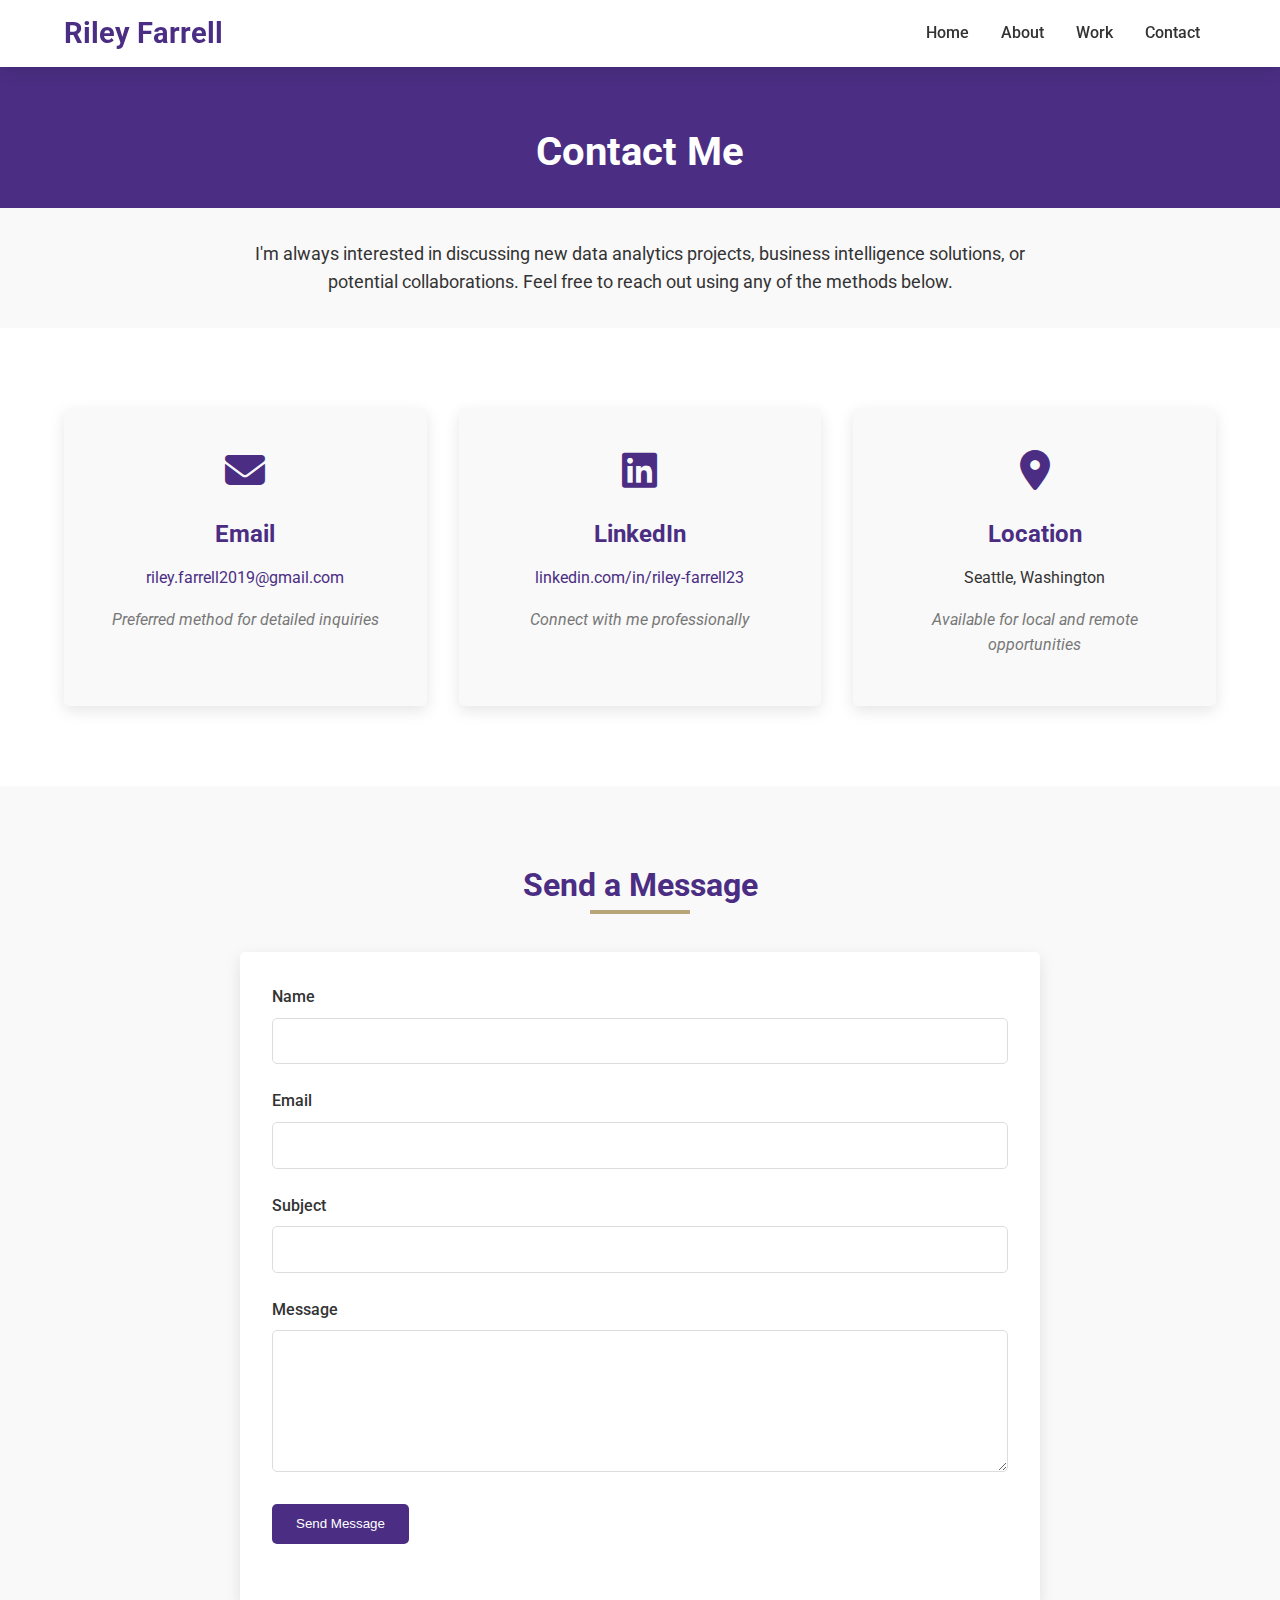
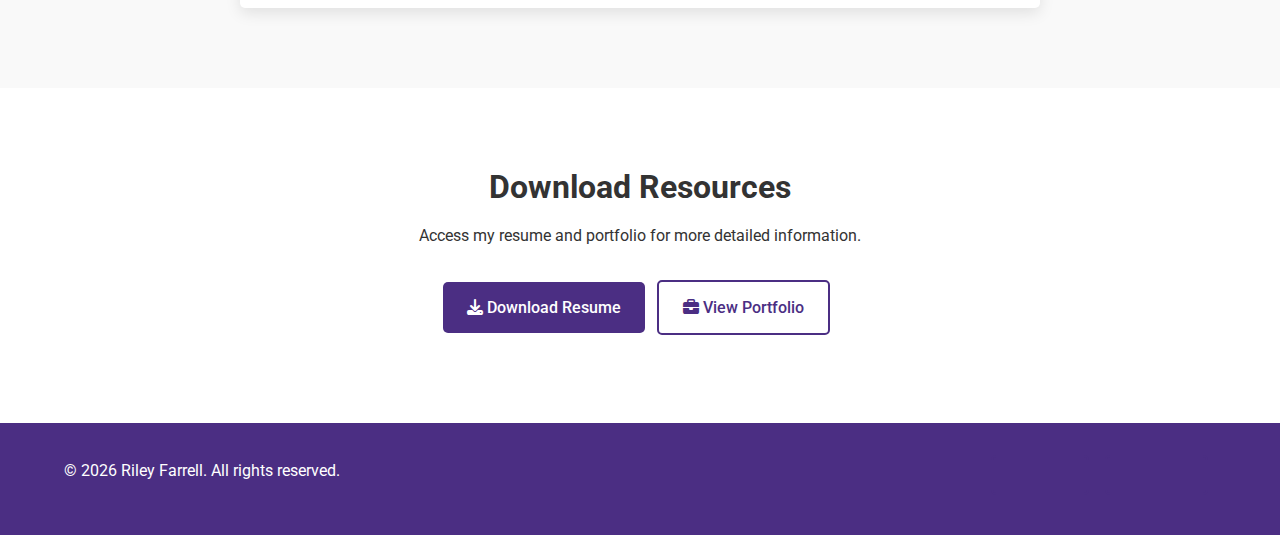
<file: contact.html>
<!DOCTYPE html>
<html lang="en">
<head>
    <meta charset="UTF-8">
    <meta name="viewport" content="width=device-width, initial-scale=1.0">
    <meta name="description" content="Contact Riley Farrell - Data Analyst & Business Intelligence Specialist for collaborations, consulting, or inquiries.">
    <title>Contact | Riley Farrell</title>
    <link rel="stylesheet" href="styles.css">
    <link rel="stylesheet" href="https://cdnjs.cloudflare.com/ajax/libs/font-awesome/6.5.1/css/all.min.css">
    <link href="https://fonts.googleapis.com/css2?family=Roboto:wght@300;400;500;700&display=swap" rel="stylesheet">
</head>
<body>
    <header>
        <div class="container">
            <nav>
                <div class="logo">
                    <h1>Riley Farrell</h1>
                </div>
                <ul class="nav-links">
                    <li><a href="index.html">Home</a></li>
                    <li><a href="about.html">About</a></li>
                    <li><a href="work.html">Work</a></li>
                    <li><a href="contact.html">Contact</a></li>
                </ul>
                <div class="hamburger">
                    <span></span>
                    <span></span>
                    <span></span>
                </div>
            </nav>
        </div>
    </header>

    <section class="page-header">
        <div class="container">
            <h1>Contact Me</h1>
        </div>
    </section>

    <section class="contact-intro">
        <div class="container">
            <p class="contact-intro-text">I'm always interested in discussing new data analytics projects, business intelligence solutions, or potential collaborations. Feel free to reach out using any of the methods below.</p>
        </div>
    </section>

    <section class="contact-options">
        <div class="container">
            <div class="contact-grid">
                <div class="contact-card">
                    <div class="contact-icon">
                        <i class="fas fa-envelope"></i>
                    </div>
                    <h3>Email</h3>
                    <p><a href="mailto:riley.farrell2019@gmail.com">riley.farrell2019@gmail.com</a></p>
                    <p class="contact-note">Preferred method for detailed inquiries</p>
                </div>
                
                <div class="contact-card">
                    <div class="contact-icon">
                        <i class="fab fa-linkedin"></i>
                    </div>
                    <h3>LinkedIn</h3>
                    <p><a href="https://www.linkedin.com/in/riley-farrell23" target="_blank">linkedin.com/in/riley-farrell23</a></p>
                    <p class="contact-note">Connect with me professionally</p>
                </div>
                
                <div class="contact-card">
                    <div class="contact-icon">
                        <i class="fas fa-map-marker-alt"></i>
                    </div>
                    <h3>Location</h3>
                    <p>Seattle, Washington</p>
                    <p class="contact-note">Available for local and remote opportunities</p>
                </div>
            </div>
        </div>
    </section>

    <section class="contact-form">
        <div class="container">
            <h2 class="section-title">Send a Message</h2>
            <form id="contact-form" action="#" method="POST">
                <div class="form-group">
                    <label for="name">Name</label>
                    <input type="text" id="name" name="name" required>
                </div>
                
                <div class="form-group">
                    <label for="email">Email</label>
                    <input type="email" id="email" name="email" required>
                </div>
                
                <div class="form-group">
                    <label for="subject">Subject</label>
                    <input type="text" id="subject" name="subject" required>
                </div>
                
                <div class="form-group">
                    <label for="message">Message</label>
                    <textarea id="message" name="message" rows="6" required></textarea>
                </div>
                
                <div class="form-group">
                    <button type="submit" class="btn primary">Send Message</button>
                </div>
            </form>
        </div>
    </section>

    <section class="resume-download">
        <div class="container">
            <div class="resume-download-content">
                <h2>Download Resources</h2>
                <p>Access my resume and portfolio for more detailed information.</p>
                <div class="download-buttons">
                    <a href="assets/documents/RF Resume.pdf" class="btn primary" download><i class="fas fa-download"></i> Download Resume</a>
                    <a href="assets/documents/Riley Farrell Work Portfolio.pdf" class="btn secondary" target="_blank"><i class="fas fa-briefcase"></i> View Portfolio</a>
                </div>
            </div>
        </div>
    </section>

    <footer>
        <div class="container">
            <div class="footer-content">
                <p>&copy; 2025 Riley Farrell. All rights reserved.</p>
                <div class="footer-downloads">
                    <a href="assets/documents/RF Resume.pdf" class="btn secondary btn-sm" download><i class="fas fa-download"></i> Resume</a>
                    <a href="assets/documents/Riley Farrell Work Portfolio.pdf" class="btn secondary btn-sm" download><i class="fas fa-briefcase"></i> Portfolio</a>
                </div>
            </div>
        </div>
    </footer>

    <script src="script.js"></script>
    <script>
        // Contact form submission handler
        document.getElementById('contact-form').addEventListener('submit', function(e) {
            e.preventDefault();
            // In a real implementation, you would send the form data to a server
            // For now, just show a success message
            alert('Thank you for your message! I will get back to you soon.');
            this.reset();
        });
    </script>
</body>
</html>
</file>
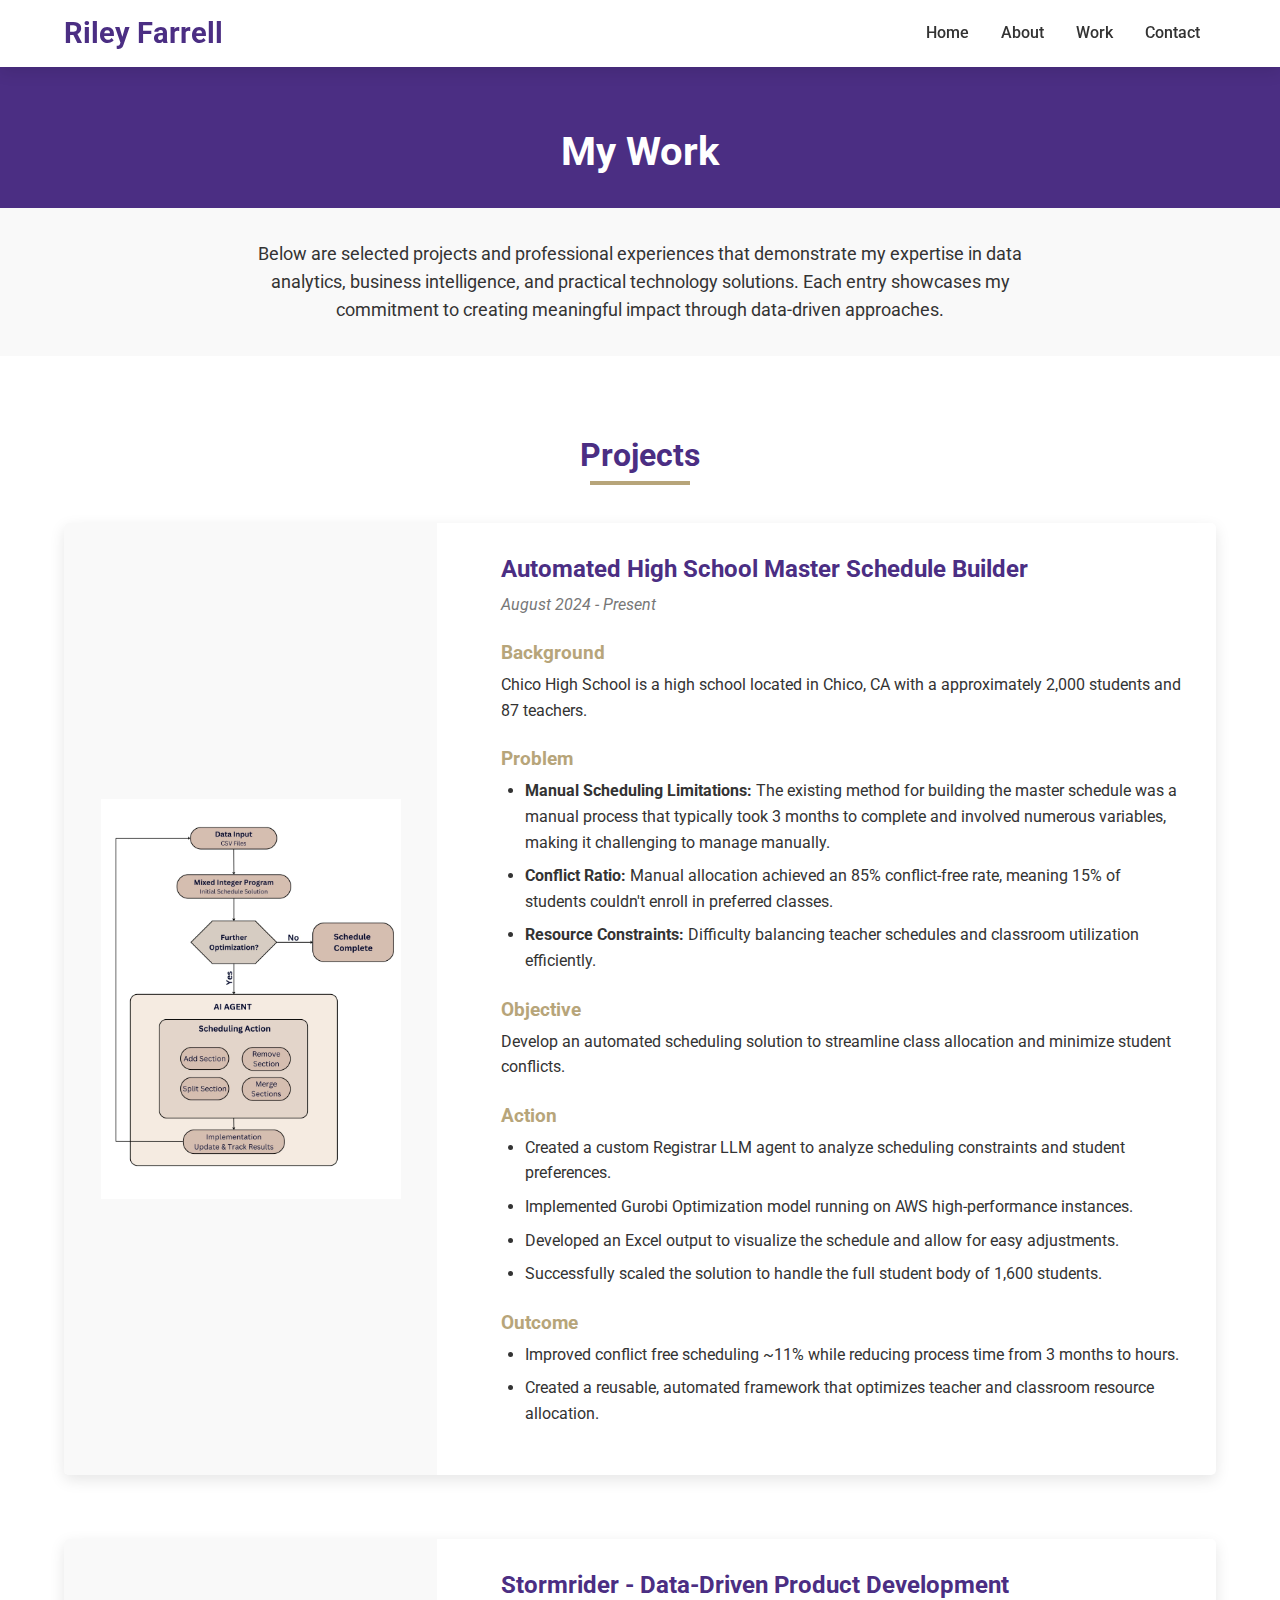
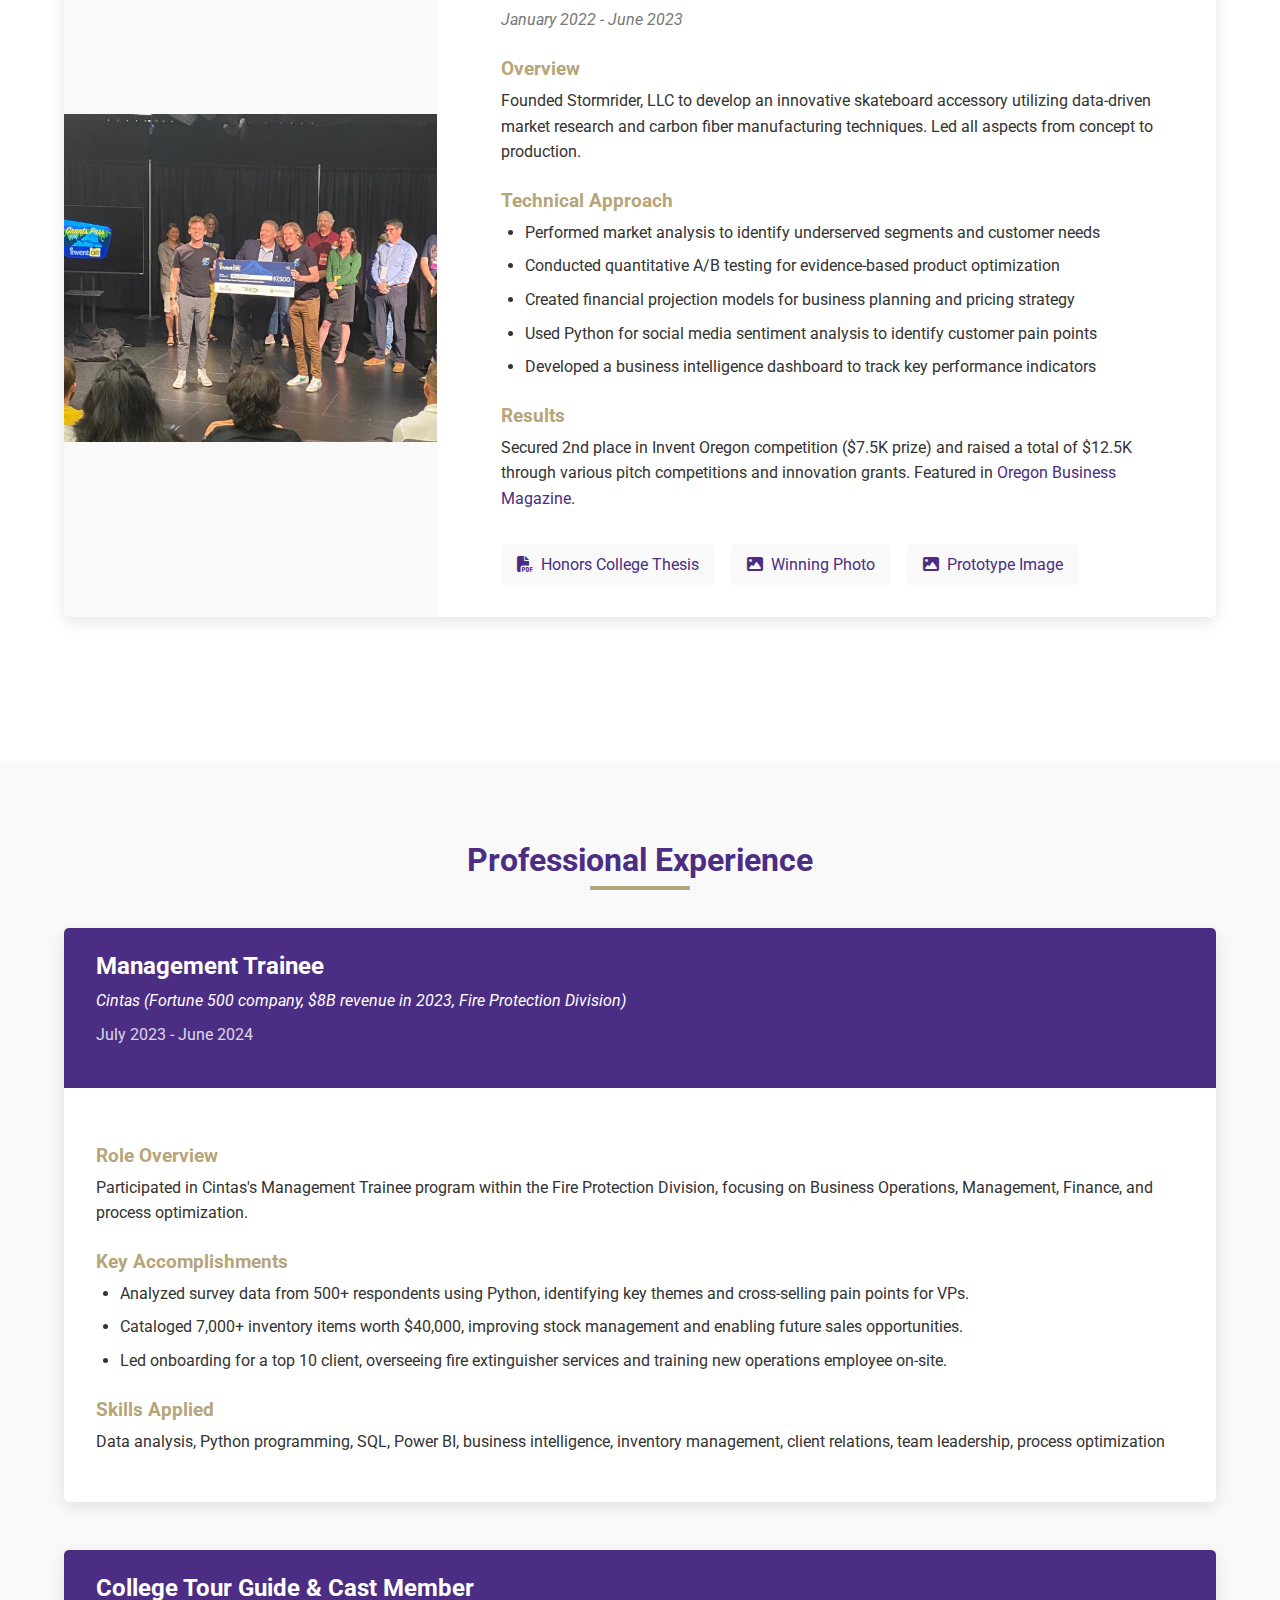
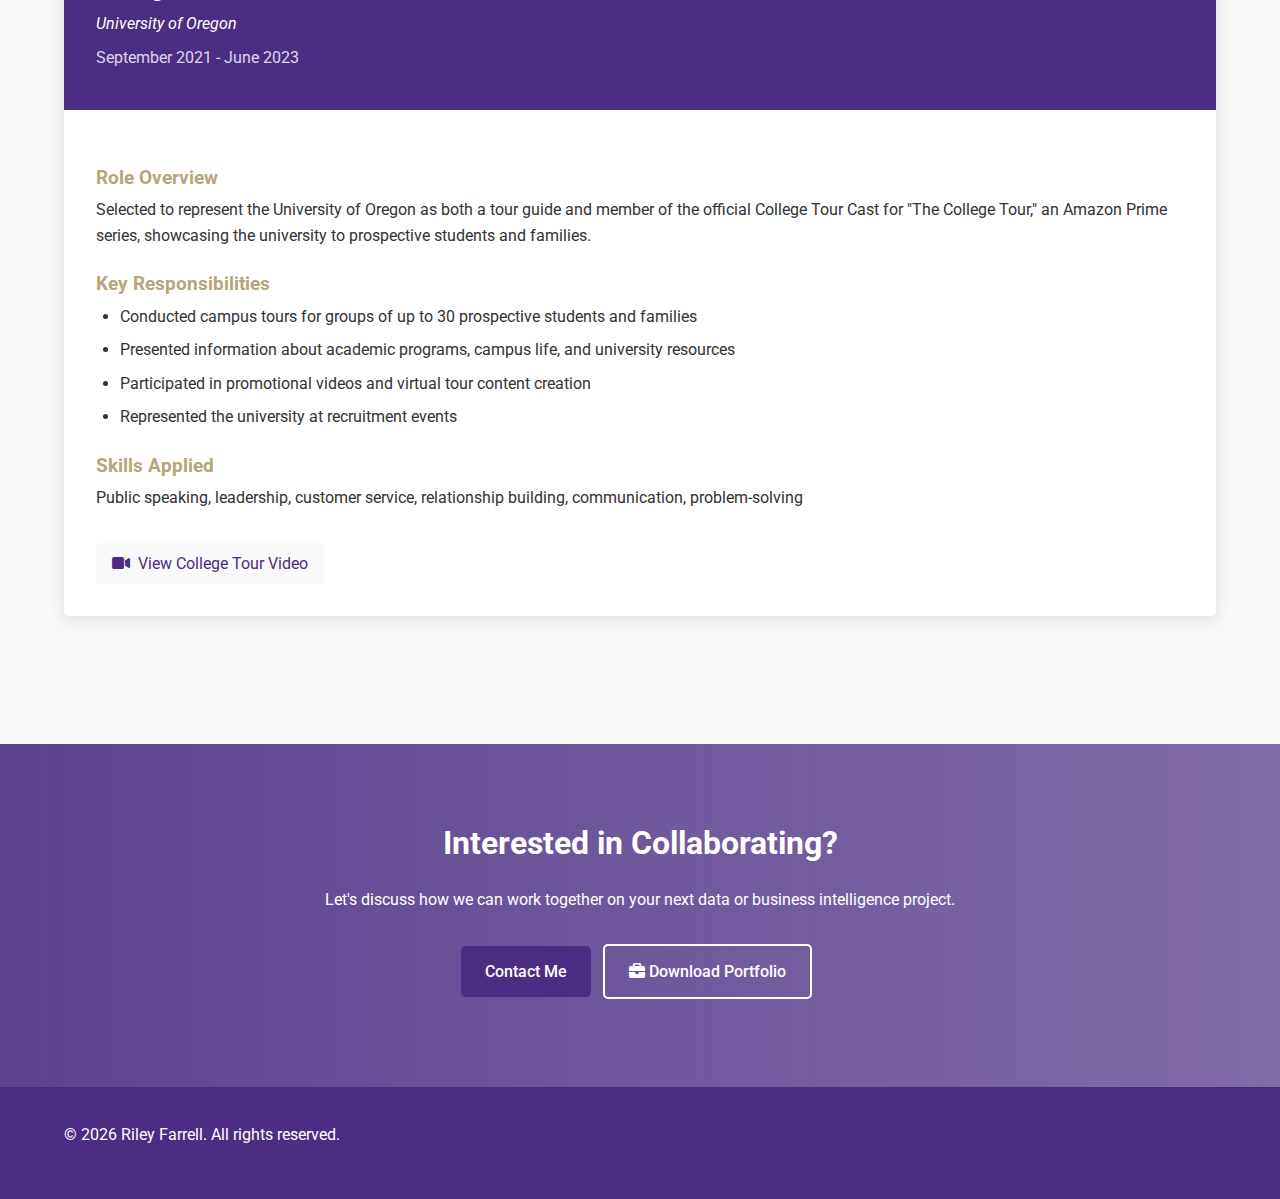
<file: work.html>
<!DOCTYPE html>
<html lang="en">
<head>
    <meta charset="UTF-8">
    <meta name="viewport" content="width=device-width, initial-scale=1.0">
    <meta name="description" content="Riley Farrell's work portfolio showcasing projects and professional experience in data analytics, optimization, and business intelligence.">
    <title>Work | Riley Farrell</title>
    <link rel="stylesheet" href="styles.css">
    <link rel="stylesheet" href="https://cdnjs.cloudflare.com/ajax/libs/font-awesome/6.5.1/css/all.min.css">
    <link href="https://fonts.googleapis.com/css2?family=Roboto:wght@300;400;500;700&display=swap" rel="stylesheet">
</head>
<body>
    <header>
        <div class="container">
            <nav>
                <div class="logo">
                    <h1>Riley Farrell</h1>
                </div>
                <ul class="nav-links">
                    <li><a href="index.html">Home</a></li>
                    <li><a href="about.html">About</a></li>
                    <li><a href="work.html">Work</a></li>
                    <li><a href="contact.html">Contact</a></li>
                </ul>
                <div class="hamburger">
                    <span></span>
                    <span></span>
                    <span></span>
                </div>
            </nav>
        </div>
    </header>

    <section class="page-header">
        <div class="container">
            <h1>My Work</h1>
        </div>
    </section>

    <section class="work-intro">
        <div class="container">
            <p class="work-intro-text">Below are selected projects and professional experiences that demonstrate my expertise in data analytics, business intelligence, and practical technology solutions. Each entry showcases my commitment to creating meaningful impact through data-driven approaches.</p>
        </div>
    </section>

    <section class="projects" id="projects">
        <div class="container">
            <h2 class="section-title">Projects</h2>
            
            <div class="project-detailed" id="high-school-project">
                <div class="project-image">
                    <img src="assets/images/infographic/Program Architecture.jpg" alt="High School Scheduling System Architecture" class="project-img">
                </div>
                <div class="project-description">
                    <h3>Automated High School Master Schedule Builder</h3>
                    <p class="project-date">August 2024 - Present</p>
                    <div class="project-details">
                        <h4>Background</h4>
                        <p>Chico High School is a high school located in Chico, CA with a approximately 2,000 students and 87 teachers.</p>
                        
                        <h4>Problem</h4>
                        <ul>
                            <li><strong>Manual Scheduling Limitations:</strong> The existing method for building the master schedule was a manual process that typically took 3 months to complete and involved numerous variables, making it challenging to manage manually.</li>
                            <li><strong>Conflict Ratio:</strong> Manual allocation achieved an 85% conflict-free rate, meaning 15% of students couldn't enroll in preferred classes.</li>
                            <li><strong>Resource Constraints:</strong> Difficulty balancing teacher schedules and classroom utilization efficiently.</li>
                        </ul>
                        
                        <h4>Objective</h4>
                        <p>Develop an automated scheduling solution to streamline class allocation and minimize student conflicts.</p>
                        
                        <h4>Action</h4>
                        <ul>
                            <li>Created a custom Registrar LLM agent to analyze scheduling constraints and student preferences.</li>
                            <li>Implemented Gurobi Optimization model running on AWS high-performance instances.</li>
                            <li>Developed an Excel output to visualize the schedule and allow for easy adjustments.</li>
                            <li>Successfully scaled the solution to handle the full student body of 1,600 students.</li>
                        </ul>
                        
                        <h4>Outcome</h4>
                        <ul>
                            <li>Improved conflict free scheduling ~11% while reducing process time from 3 months to hours.</li>
                            <li>Created a reusable, automated framework that optimizes teacher and classroom resource allocation.</li>
                        </ul>
                    </div>
                </div>
            </div>
            
            <div class="project-detailed" id="stormrider-project">
                <div class="project-image">
                    <img src="assets/images/Stormrider Holding Check after winning InventOregon.jpg" alt="Stormrider Innovation Project" class="project-img">
                </div>
                <div class="project-description">
                    <h3>Stormrider - Data-Driven Product Development</h3>
                    <p class="project-date">January 2022 - June 2023</p>
                    <div class="project-details">
                        <h4>Overview</h4>
                        <p>Founded Stormrider, LLC to develop an innovative skateboard accessory utilizing data-driven market research and carbon fiber manufacturing techniques. Led all aspects from concept to production.</p>
                        
                        <h4>Technical Approach</h4>
                        <ul>
                            <li>Performed market analysis to identify underserved segments and customer needs</li>
                            <li>Conducted quantitative A/B testing for evidence-based product optimization</li>
                            <li>Created financial projection models for business planning and pricing strategy</li>
                            <li>Used Python for social media sentiment analysis to identify customer pain points</li>
                            <li>Developed a business intelligence dashboard to track key performance indicators</li>
                        </ul>
                        
                        <h4>Results</h4>
                        <p>Secured 2nd place in Invent Oregon competition ($7.5K prize) and raised a total of $12.5K through various pitch competitions and innovation grants. Featured in <a href="https://oregonbusiness.com/19637-school-for-innovation/" target="_blank">Oregon Business Magazine</a>.</p>
                        
                        <div class="project-resources">
                            <a href="assets/documents/Stormrider Honors college Thesis.pdf" target="_blank" class="resource-link"><i class="fas fa-file-pdf"></i> Honors College Thesis</a>
                            <a href="assets/images/Stormrider Holding Check after winning InventOregon.jpg" target="_blank" class="resource-link"><i class="fas fa-image"></i> Winning Photo</a>
                            <a href="assets/images/infographic/Prototype.jfif" target="_blank" class="resource-link"><i class="fas fa-image"></i> Prototype Image</a>
                        </div>
                    </div>
                </div>
            </div>
        </div>
    </section>

    <section class="experience" id="experience">
        <div class="container">
            <h2 class="section-title">Professional Experience</h2>
            
            <div class="experience-detailed">
                <div class="experience-header">
                    <h3>Management Trainee</h3>
                    <p class="experience-company">Cintas (Fortune 500 company, $8B revenue in 2023, Fire Protection Division)</p>
                    <p class="experience-date">July 2023 - June 2024</p>
                </div>
                <div class="experience-content">
                    <h4>Role Overview</h4>
                    <p>Participated in Cintas's Management Trainee program within the Fire Protection Division, focusing on Business Operations, Management, Finance, and process optimization.</p>
                    
                    <h4>Key Accomplishments</h4>
                    <ul>
                        <li>Analyzed survey data from 500+ respondents using Python, identifying key themes and cross-selling pain points for VPs.</li>
                        <li>Cataloged 7,000+ inventory items worth $40,000, improving stock management and enabling future sales opportunities.</li>
                        <li>Led onboarding for a top 10 client, overseeing fire extinguisher services and training new operations employee on-site.</li>
                    </ul>
                    
                    <h4>Skills Applied</h4>
                    <p>Data analysis, Python programming, SQL, Power BI, business intelligence, inventory management, client relations, team leadership, process optimization</p>
                </div>
            </div>
            
            
            <div class="experience-detailed">
                <div class="experience-header">
                    <h3>College Tour Guide & Cast Member</h3>
                    <p class="experience-company">University of Oregon</p>
                    <p class="experience-date">September 2021 - June 2023</p>
                </div>
                <div class="experience-content">
                    <h4>Role Overview</h4>
                    <p>Selected to represent the University of Oregon as both a tour guide and member of the official College Tour Cast for "The College Tour," an Amazon Prime series, showcasing the university to prospective students and families.</p>
                    
                    <h4>Key Responsibilities</h4>
                    <ul>
                        <li>Conducted campus tours for groups of up to 30 prospective students and families</li>
                        <li>Presented information about academic programs, campus life, and university resources</li>
                        <li>Participated in promotional videos and virtual tour content creation</li>
                        <li>Represented the university at recruitment events</li>
                    </ul>
                    
                    <h4>Skills Applied</h4>
                    <p>Public speaking, leadership, customer service, relationship building, communication, problem-solving</p>
                    
                    <div class="experience-resources">
                        <a href="https://vimeo.com/672121380" target="_blank" class="resource-link"><i class="fas fa-video"></i> View College Tour Video</a>
                    </div>
                </div>
            </div>
        </div>
    </section>

    <section class="cta">
        <div class="container">
            <div class="cta-content">
                <h2>Interested in Collaborating?</h2>
                <p>Let's discuss how we can work together on your next data or business intelligence project.</p>
                <div class="cta-buttons">
                    <a href="contact.html" class="btn primary">Contact Me</a>
                    <a href="assets/documents/Riley Farrell Work Portfolio.pdf" target="_blank" class="btn secondary"><i class="fas fa-briefcase"></i> Download Portfolio</a>
                </div>
            </div>
        </div>
    </section>

    <footer>
        <div class="container">
            <div class="footer-content">
                <p>&copy; 2025 Riley Farrell. All rights reserved.</p>
                <div class="footer-downloads">
                    <a href="assets/documents/RF Resume.pdf" class="btn secondary btn-sm" download><i class="fas fa-download"></i> Resume</a>
                    <a href="assets/documents/Riley Farrell Work Portfolio.pdf" class="btn secondary btn-sm" download><i class="fas fa-briefcase"></i> Portfolio</a>
                </div>
            </div>
        </div>
    </footer>

    <script src="script.js"></script>
</body>
</html>
</file>
<file: styles.css>
/* Variables */
:root {
    --primary-color: #4b2e83; /* UW Purple */
    --secondary-color: #b7a57a; /* UW Gold */
    --dark-color: #333;
    --light-color: #f4f4f4;
    --gray-color: #777;
    --success-color: #28a745;
    --danger-color: #dc3545;
    --box-shadow: 0 5px 15px rgba(0, 0, 0, 0.1);
    --transition: all 0.3s ease;
}

/* Reset */
* {
    margin: 0;
    padding: 0;
    box-sizing: border-box;
}

html {
    scroll-behavior: smooth;
}

body {
    font-family: 'Roboto', sans-serif;
    line-height: 1.6;
    color: var(--dark-color);
    background-color: #fff;
}

h1, h2, h3, h4 {
    font-weight: 700;
    margin-bottom: 1rem;
    line-height: 1.2;
}

h1 {
    font-size: 2.5rem;
}

h2 {
    font-size: 2rem;
}

h3 {
    font-size: 1.5rem;
}

h4 {
    font-size: 1.2rem;
}

p {
    margin-bottom: 1rem;
}

a {
    text-decoration: none;
    color: var(--primary-color);
    transition: var(--transition);
}

a:hover {
    color: var(--secondary-color);
}

ul {
    list-style: none;
}

li {
    margin-bottom: 0.5rem;
}

img {
    max-width: 100%;
}

section {
    padding: 5rem 0;
}

.container {
    max-width: 1200px;
    margin: 0 auto;
    padding: 0 1.5rem;
}

.section-title {
    text-align: center;
    margin-bottom: 3rem;
    position: relative;
    color: var(--primary-color);
}

.section-title::after {
    content: '';
    position: absolute;
    left: 50%;
    bottom: -10px;
    transform: translateX(-50%);
    width: 100px;
    height: 4px;
    background-color: var(--secondary-color);
}

/* Buttons */
.btn {
    display: inline-block;
    padding: 0.8rem 1.5rem;
    border-radius: 5px;
    cursor: pointer;
    transition: var(--transition);
    font-weight: 500;
    text-align: center;
    margin-right: 0.5rem;
    margin-bottom: 0.5rem;
}

.primary {
    background-color: var(--primary-color);
    color: #fff;
}

.primary:hover {
    background-color: var(--secondary-color);
    color: var(--dark-color);
}

.secondary {
    background-color: transparent;
    color: var(--primary-color);
    border: 2px solid var(--primary-color);
}

.secondary:hover {
    background-color: var(--primary-color);
    color: #fff;
}

/* Navigation */
header {
    background-color: #fff;
    box-shadow: var(--box-shadow);
    position: fixed;
    top: 0;
    left: 0;
    width: 100%;
    z-index: 100;
}

nav {
    display: flex;
    justify-content: space-between;
    align-items: center;
    padding: 1rem 0;
}

.logo h1 {
    color: var(--primary-color);
    font-size: 1.8rem;
    margin-bottom: 0;
}

.nav-links {
    display: flex;
}

.nav-links li {
    margin: 0 0.5rem;
}

.nav-links a {
    color: var(--dark-color);
    padding: 0.5rem;
    font-weight: 500;
}

.nav-links a:hover {
    color: var(--primary-color);
}

.hamburger {
    display: none;
    cursor: pointer;
}

.hamburger span {
    display: block;
    width: 25px;
    height: 3px;
    background-color: var(--dark-color);
    margin: 5px 0;
    transition: var(--transition);
}

/* Page Header */
.page-header {
    padding-top: 8rem;
    padding-bottom: 2rem;
    background-color: var(--primary-color);
    color: #fff;
    text-align: center;
}

.page-header h1 {
    margin-bottom: 0;
}

/* Hero Section */
.hero {
    padding-top: 8rem;
    min-height: 90vh;
    display: flex;
    align-items: center;
    position: relative;
    overflow: hidden;
}

.video-background {
    position: absolute;
    top: 0;
    left: 0;
    width: 100%;
    height: 100%;
    z-index: -2;
}

.video-banner {
    width: 100%;
    height: 100%;
    object-fit: cover;
    filter: brightness(0.4) grayscale(0.3) blur(2px);
    opacity: 0.6;
}

.video-overlay {
    position: absolute;
    top: 0;
    left: 0;
    width: 100%;
    height: 100%;
    background: linear-gradient(rgba(0, 0, 0, 0.8), rgba(0, 0, 0, 0.8));
    z-index: -1;
}

.hero-content {
    display: flex;
    align-items: center;
    gap: 3rem;
    position: relative;
    z-index: 1;
    background-color: rgba(0, 0, 0, 0.5);
    padding: 2rem;
    border-radius: 10px;
    box-shadow: 0 4px 30px rgba(0, 0, 0, 0.3);
}

.profile-img {
    width: 300px;
    height: 300px;
    border-radius: 50%;
    object-fit: cover;
    object-position: center 30%; /* Adjusted to show more of the top of the image */
    border: 5px solid var(--secondary-color);
    box-shadow: var(--box-shadow);
}

.hero-text h1 {
    color: white;
    font-size: 3rem;
    text-shadow: 0 2px 4px rgba(0, 0, 0, 0.3);
}

.hero-text h2 {
    color: white;
    margin-bottom: 1rem;
    text-shadow: 0 2px 4px rgba(0, 0, 0, 0.3);
}

.hero-text p {
    color: white;
    text-shadow: 0 2px 4px rgba(0, 0, 0, 0.3);
}

.cta-buttons {
    margin-top: 2rem;
}

/* Highlights Section */
.highlights {
    background-color: #f9f9f9;
}

.highlights-content {
    display: grid;
    grid-template-columns: repeat(auto-fit, minmax(250px, 1fr));
    gap: 2rem;
}

.highlight-card {
    background-color: #fff;
    padding: 2rem;
    border-radius: 5px;
    box-shadow: var(--box-shadow);
    text-align: center;
    transition: var(--transition);
    display: flex;
    flex-direction: column;
    height: 100%;
}

.highlight-card:hover {
    transform: translateY(-5px);
}

.highlight-icon {
    font-size: 2.5rem;
    color: var(--primary-color);
    margin-bottom: 1rem;
}

.highlight-card h3 {
    color: var(--primary-color);
    margin-bottom: 1rem;
}

.card-item {
    margin-bottom: 0.5rem;
}

.highlight-link {
    display: inline-block;
    margin-top: auto;
    padding-top: 1rem;
    font-weight: 500;
}

/* Home About Section */
.home-about {
    background-color: #fff;
}

.home-about-content {
    display: grid;
    grid-template-columns: 1fr 1fr;
    gap: 3rem;
    align-items: center;
}

.home-about-text h2 {
    color: var(--primary-color);
    margin-bottom: 1.5rem;
}

.about-img {
    width: 100%;
    border-radius: 5px;
    box-shadow: var(--box-shadow);
}

/* Project Preview Section */
.project-preview {
    background-color: #f9f9f9;
}

.project-preview-cards {
    display: grid;
    grid-template-columns: repeat(auto-fit, minmax(300px, 1fr));
    gap: 2rem;
}

.preview-card {
    background-color: #fff;
    padding: 2rem;
    border-radius: 5px;
    box-shadow: var(--box-shadow);
    transition: var(--transition);
}

.preview-card:hover {
    transform: translateY(-5px);
}

.preview-card h3 {
    color: var(--primary-color);
    margin-bottom: 1rem;
}

/* Contact Preview Section */
.contact-preview {
    background: linear-gradient(to right, rgba(75, 46, 131, 0.9), rgba(75, 46, 131, 0.7)),
                url('https://via.placeholder.com/1600x900') center/cover no-repeat;
    color: #fff;
    text-align: center;
    padding: 4rem 0;
}

.contact-preview h2 {
    color: #fff;
    margin-bottom: 1.5rem;
}

.contact-preview-buttons {
    margin-top: 2rem;
}

.contact-preview .btn.secondary {
    border-color: #fff;
    color: #fff;
}

.contact-preview .btn.secondary:hover {
    background-color: #fff;
    color: var(--primary-color);
}

/* About Intro Section */
.about-intro {
    background-color: #fff;
}

.about-intro-content {
    display: grid;
    grid-template-columns: 1fr 2fr;
    gap: 3rem;
    align-items: center;
}

.intro-img {
    width: 100%;
    border-radius: 5px;
    box-shadow: var(--box-shadow);
}

.about-intro-text h2 {
    color: var(--primary-color);
    margin-bottom: 1.5rem;
}

/* Education Section */
.education {
    background-color: #f9f9f9;
}

.education-content {
    display: grid;
    grid-template-columns: repeat(auto-fit, minmax(300px, 1fr));
    gap: 2rem;
}

.education-item {
    background-color: #fff;
    padding: 2rem;
    border-radius: 5px;
    box-shadow: var(--box-shadow);
}

.education-item h3 {
    color: var(--primary-color);
}

.education-institution {
    color: var(--secondary-color);
    font-weight: 500;
    margin-bottom: 0.5rem;
}

.education-date, .education-minor {
    color: var(--gray-color);
    font-style: italic;
    margin-bottom: 1rem;
}

.education-achievements {
    list-style: disc;
    margin-left: 1.5rem;
    margin-top: 1rem;
}

/* Certifications Section */
.certifications {
    background-color: #fff;
}

.certifications-content {
    display: grid;
    grid-template-columns: repeat(auto-fit, minmax(300px, 1fr));
    gap: 2rem;
}

.certification-item {
    background-color: #f9f9f9;
    padding: 2rem;
    border-radius: 5px;
    box-shadow: var(--box-shadow);
}

.certification-item h3 {
    color: var(--primary-color);
}

.certification-institution {
    color: var(--secondary-color);
    font-weight: 500;
    margin-bottom: 1rem;
}

.certification-details {
    list-style: disc;
    margin-left: 1.5rem;
    margin-top: 1rem;
}

/* Skills Section */
.skills {
    background-color: #f9f9f9;
}

.skills-categories {
    display: grid;
    grid-template-columns: repeat(auto-fit, minmax(250px, 1fr));
    gap: 2rem;
}

.skills-category {
    background-color: #fff;
    padding: 2rem;
    border-radius: 5px;
    box-shadow: var(--box-shadow);
}

.skills-category h3 {
    color: var(--primary-color);
    text-align: center;
    margin-bottom: 1.5rem;
    position: relative;
}

.skills-category h3::after {
    content: '';
    position: absolute;
    bottom: -10px;
    left: 50%;
    transform: translateX(-50%);
    width: 50px;
    height: 3px;
    background-color: var(--secondary-color);
}

.skills-list li {
    margin-bottom: 1rem;
    display: flex;
    align-items: center;
}

.skills-list i {
    color: var(--primary-color);
    margin-right: 0.5rem;
    width: 25px;
    text-align: center;
}

/* Interests Section */
.interests {
    background-color: #fff;
}

.interests-content {
    display: grid;
    grid-template-columns: repeat(auto-fit, minmax(220px, 1fr));
    gap: 2rem;
}

.interest-item {
    background-color: #f9f9f9;
    padding: 2rem;
    border-radius: 5px;
    box-shadow: var(--box-shadow);
    text-align: center;
    transition: var(--transition);
}

.interest-item:hover {
    transform: translateY(-5px);
}

.interest-item i {
    font-size: 2.5rem;
    color: var(--primary-color);
    margin-bottom: 1rem;
}

.interest-item h3 {
    color: var(--primary-color);
    margin-bottom: 1rem;
}

/* Photo Gallery */
.photo-gallery {
    background-color: #f9f9f9;
    padding: 5rem 0;
}

.gallery-section {
    margin-bottom: 4rem;
}

.gallery-section:last-child {
    margin-bottom: 0;
}

.gallery-subtitle {
    color: var(--primary-color);
    text-align: center;
    margin-bottom: 1rem;
    font-size: 1.8rem;
}

.gallery-intro {
    text-align: center;
    max-width: 800px;
    margin: 0 auto 2rem auto;
}

.gallery-grid {
    display: grid;
    grid-template-columns: repeat(auto-fill, minmax(300px, 1fr));
    gap: 2rem;
}

.gallery-item {
    background-color: #fff;
    border-radius: 5px;
    box-shadow: var(--box-shadow);
    overflow: hidden;
    transition: var(--transition);
    cursor: pointer;
}

.gallery-item:hover {
    transform: translateY(-5px);
}

.gallery-img {
    width: 100%;
    height: 250px;
    object-fit: cover;
}

/* Lightbox */
.lightbox {
    display: none;
    position: fixed;
    z-index: 1000;
    top: 0;
    left: 0;
    width: 100%;
    height: 100%;
    background-color: rgba(0, 0, 0, 0.8);
    justify-content: center;
    align-items: center;
}

.lightbox.active {
    display: flex;
}

.lightbox-content {
    max-width: 90%;
    max-height: 90%;
}

.lightbox-img {
    display: block;
    max-width: 100%;
    max-height: 90vh;
    margin: 0 auto;
    border: 3px solid white;
}

.lightbox-close {
    position: absolute;
    top: 20px;
    right: 20px;
    color: white;
    font-size: 30px;
    cursor: pointer;
}

.lightbox-caption {
    color: white;
    text-align: center;
    padding: 10px;
    font-size: 1rem;
}

.gallery-caption {
    padding: 1rem;
    text-align: center;
    font-size: 0.9rem;
    color: var(--dark-color);
}

/* Work Intro Section */
.work-intro {
    background-color: #f9f9f9;
    padding-top: 2rem;
    padding-bottom: 2rem;
}

.work-intro-text {
    max-width: 800px;
    margin: 0 auto;
    text-align: center;
    font-size: 1.1rem;
}

/* Projects Section - Detailed View */
.projects {
    background-color: #fff;
}

.project-detailed {
    display: grid;
    grid-template-columns: 1fr 2fr;
    gap: 2rem;
    margin-bottom: 4rem;
    background-color: #fff;
    border-radius: 5px;
    box-shadow: var(--box-shadow);
    overflow: hidden;
}

.project-image {
    height: 100%;
    min-height: 400px;
    display: flex;
    justify-content: center;
    align-items: center;
    background-color: #f9f9f9;
}

.project-img {
    width: 100%;
    height: 100%;
    max-height: 400px;
    object-fit: contain;
}

object.project-img {
    width: 90%;
    height: 90%;
}

.svg-container {
    position: absolute;
    top: 0;
    left: 0;
    width: 100%;
    height: 100%;
    z-index: 1;
    display: flex;
    justify-content: center;
    align-items: center;
}

.svg-container svg {
    max-width: 90%;
    max-height: 90%;
}

.project-description {
    padding: 2rem;
}

.project-description h3 {
    color: var(--primary-color);
    margin-bottom: 0.5rem;
}

.project-date {
    color: var(--gray-color);
    font-style: italic;
    margin-bottom: 1rem;
}

.project-details h4 {
    color: var(--secondary-color);
    margin-top: 1.5rem;
    margin-bottom: 0.5rem;
}

.project-details ul {
    list-style: disc;
    margin-left: 1.5rem;
    margin-bottom: 1rem;
}

.project-resources {
    margin-top: 2rem;
    display: flex;
    gap: 1rem;
}

.resource-link {
    display: inline-flex;
    align-items: center;
    padding: 0.5rem 1rem;
    background-color: #f9f9f9;
    border-radius: 5px;
    transition: var(--transition);
}

.resource-link:hover {
    background-color: var(--secondary-color);
    color: var(--dark-color);
}

.resource-link i {
    margin-right: 0.5rem;
}

/* Experience Section - Detailed View */
.experience {
    background-color: #f9f9f9;
}

.experience-detailed {
    background-color: #fff;
    border-radius: 5px;
    box-shadow: var(--box-shadow);
    overflow: hidden;
    margin-bottom: 3rem;
}

.experience-header {
    background-color: var(--primary-color);
    color: #fff;
    padding: 1.5rem 2rem;
}

.experience-header h3 {
    color: #fff;
    margin-bottom: 0.5rem;
}

.experience-company {
    font-style: italic;
    margin-bottom: 0.5rem;
}

.experience-date {
    opacity: 0.8;
}

.experience-content {
    padding: 2rem;
}

.experience-content h4 {
    color: var(--secondary-color);
    margin-top: 1.5rem;
    margin-bottom: 0.5rem;
}

.experience-content ul {
    list-style: disc;
    margin-left: 1.5rem;
    margin-bottom: 1rem;
}

.experience-resources {
    margin-top: 2rem;
    display: flex;
    gap: 1rem;
}

/* Contact Options Section */
.contact-intro {
    background-color: #f9f9f9;
    padding-top: 2rem;
    padding-bottom: 2rem;
}

.contact-intro-text {
    max-width: 800px;
    margin: 0 auto;
    text-align: center;
    font-size: 1.1rem;
}

.contact-options {
    background-color: #fff;
}

.contact-grid {
    display: grid;
    grid-template-columns: repeat(auto-fit, minmax(250px, 1fr));
    gap: 2rem;
}

.contact-card {
    background-color: #f9f9f9;
    padding: 2rem;
    border-radius: 5px;
    box-shadow: var(--box-shadow);
    text-align: center;
    transition: var(--transition);
}

.contact-card:hover {
    transform: translateY(-5px);
}

.contact-icon {
    font-size: 2.5rem;
    color: var(--primary-color);
    margin-bottom: 1rem;
}

.contact-card h3 {
    color: var(--primary-color);
    margin-bottom: 1rem;
}

.contact-note {
    color: var(--gray-color);
    font-style: italic;
    margin-top: 0.5rem;
}

.availability-card {
    border: 2px solid var(--success-color);
}

.availability-badge {
    display: inline-block;
    background-color: var(--success-color);
    color: white;
    padding: 5px 10px;
    border-radius: 15px;
    font-weight: bold;
    margin-bottom: 10px;
}

/* Contact Form Section */
.contact-form {
    background-color: #f9f9f9;
}

.contact-form form {
    max-width: 800px;
    margin: 0 auto;
    background-color: #fff;
    padding: 2rem;
    border-radius: 5px;
    box-shadow: var(--box-shadow);
}

.form-group {
    margin-bottom: 1.5rem;
}

.form-group label {
    display: block;
    margin-bottom: 0.5rem;
    font-weight: 500;
}

.form-group input, 
.form-group textarea {
    width: 100%;
    padding: 0.8rem;
    border: 1px solid #ddd;
    border-radius: 5px;
    font-family: inherit;
    font-size: 1rem;
}

.form-group textarea {
    resize: vertical;
}

.form-group button {
    border: none;
    cursor: pointer;
}

/* Resume Download Section */
.resume-download {
    background-color: #fff;
    text-align: center;
}

.resume-download-content {
    max-width: 800px;
    margin: 0 auto;
}

.download-buttons {
    margin-top: 2rem;
}

/* CTA Section */
.cta {
    background: linear-gradient(to right, rgba(75, 46, 131, 0.9), rgba(75, 46, 131, 0.7)),
                url('https://via.placeholder.com/1600x900') center/cover no-repeat;
    color: #fff;
    text-align: center;
}

.cta-content {
    max-width: 800px;
    margin: 0 auto;
}

.cta h2 {
    color: #fff;
    margin-bottom: 1.5rem;
}

.cta-buttons {
    margin-top: 2rem;
}

.cta .btn.secondary {
    border-color: #fff;
    color: #fff;
}

.cta .btn.secondary:hover {
    background-color: #fff;
    color: var(--primary-color);
}

/* Footer */
footer {
    background-color: var(--primary-color);
    color: #fff;
    padding: 2rem 0;
}

.footer-content {
    display: flex;
    justify-content: space-between;
    align-items: center;
    flex-wrap: wrap;
    gap: 1rem;
}

.footer-downloads {
    display: flex;
    gap: 0.5rem;
}

.btn-sm {
    padding: 0.4rem 0.8rem;
    font-size: 0.9rem;
}

/* Responsive Design */
@media (max-width: 992px) {
    .home-about-content,
    .about-intro-content,
    .project-detailed {
        grid-template-columns: 1fr;
    }
    
    .home-about-image,
    .about-intro-image {
        order: -1;
    }
    
    .project-image {
        height: 300px;
    }
}

@media (max-width: 768px) {
    .hamburger {
        display: block;
    }

    .nav-links {
        position: fixed;
        top: -100%;
        left: 0;
        width: 100%;
        background-color: #fff;
        flex-direction: column;
        text-align: center;
        padding: 2rem 0;
        box-shadow: var(--box-shadow);
        transition: var(--transition);
    }

    .nav-links.active {
        top: 70px;
    }

    .nav-links li {
        margin: 1rem 0;
    }

    .hero-content {
        flex-direction: column;
        text-align: center;
    }

    .profile-img {
        width: 250px;
        height: 250px;
    }

    .hero-text h1 {
        font-size: 2.5rem;
    }

    .hero-text h2 {
        font-size: 1.5rem;
    }
    
    .highlights-content,
    .skills-categories,
    .interests-content,
    .contact-grid {
        grid-template-columns: 1fr;
    }
    
    .project-resources,
    .experience-resources {
        flex-direction: column;
    }
}
</file>
